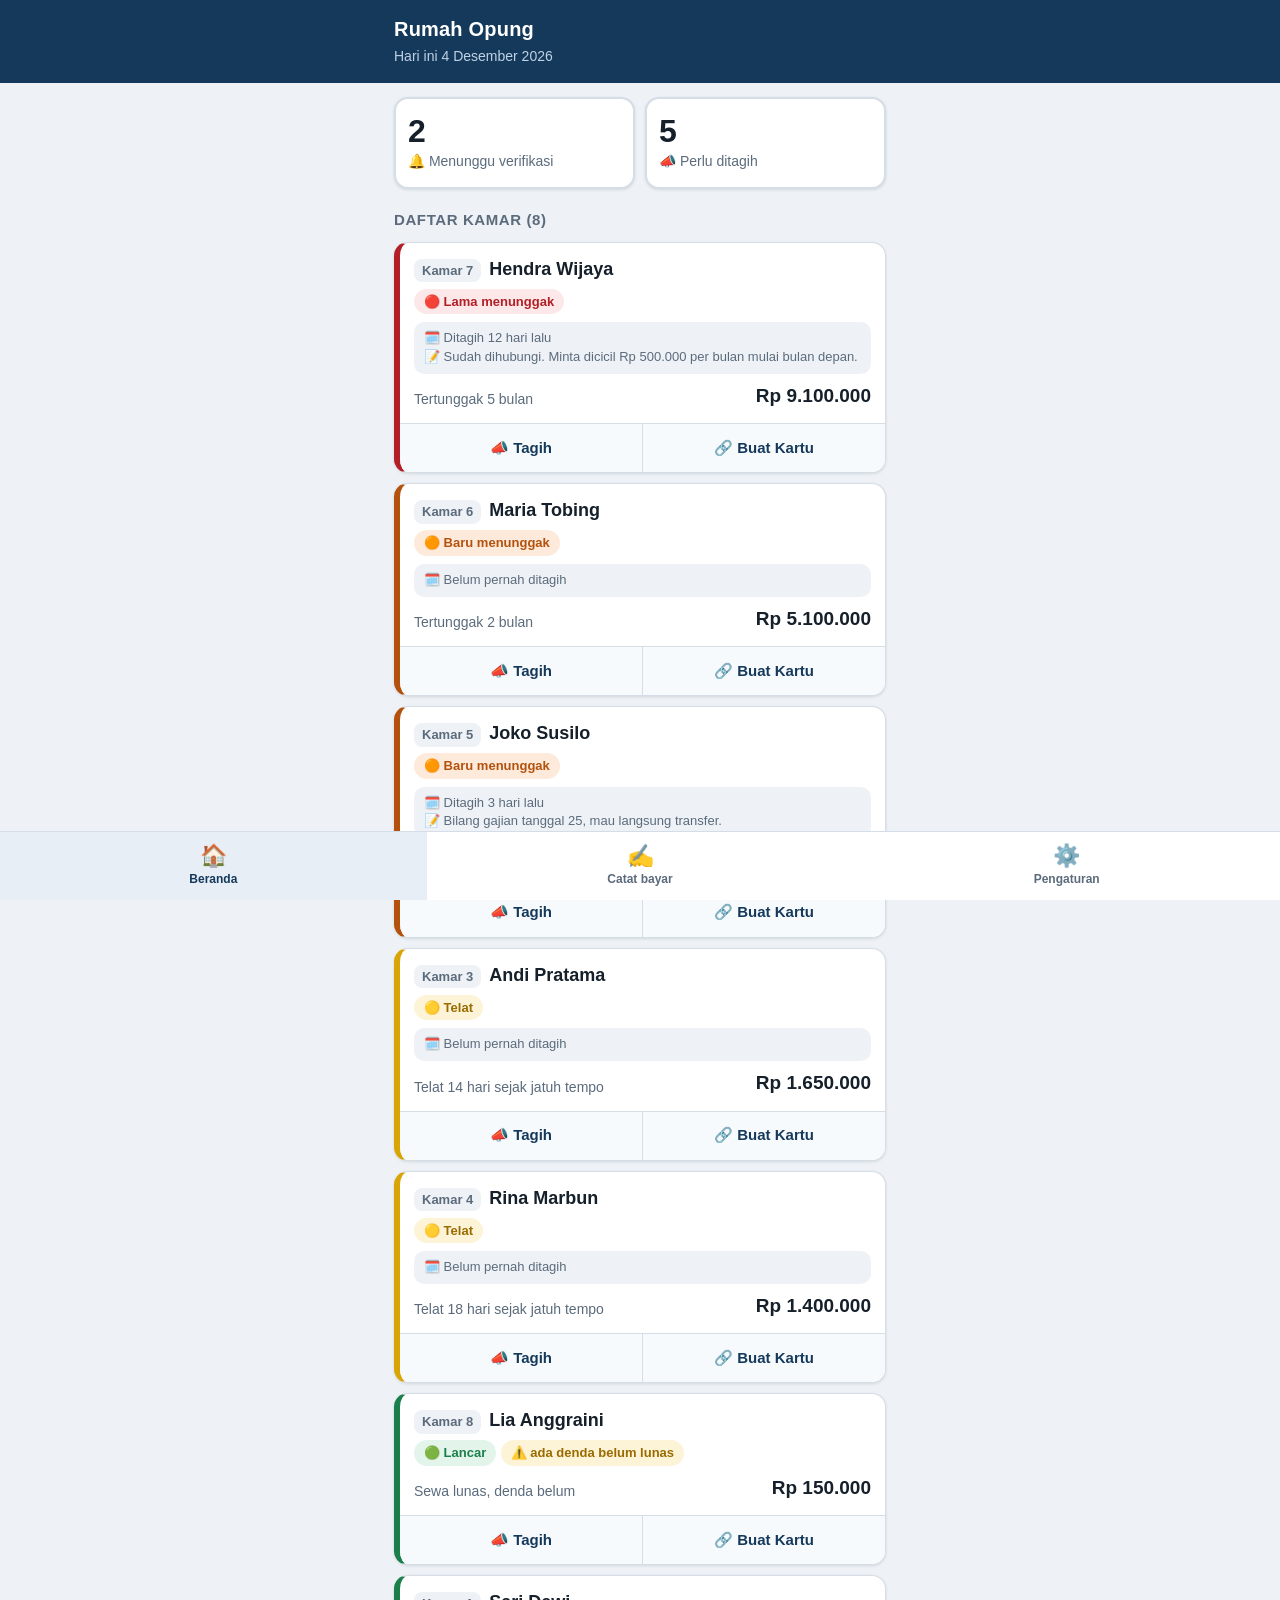
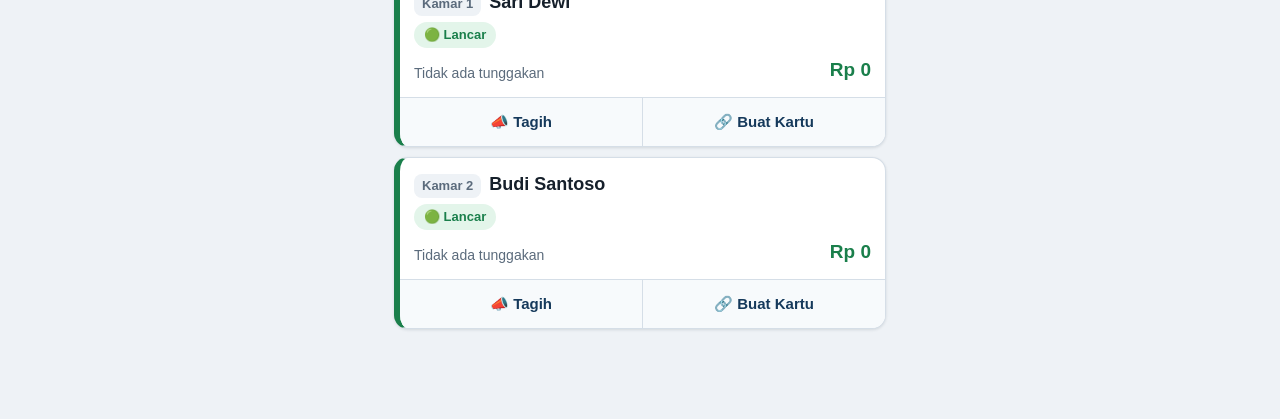
<file: index.html>
<!doctype html>
<html lang="id">
<head>
<meta charset="utf-8">
<meta name="viewport" content="width=device-width, initial-scale=1, viewport-fit=cover">
<meta name="theme-color" content="#15395b">
<title>Rumah Opung — Papan Kendali</title>
<link rel="icon" href="data:image/svg+xml,<svg xmlns='http://www.w3.org/2000/svg' viewBox='0 0 100 100'><text y='.9em' font-size='88'>🏠</text></svg>">
<link rel="stylesheet" href="style.css">
</head>
<body>

<header class="atas">
  <div class="bungkus">
    <h1 id="judulKos">Rumah Opung</h1>
    <p class="atas-tgl" id="tanggalHariIni"></p>
  </div>
</header>

<main class="bungkus" id="isi">

  <section class="tab-isi" id="tab-beranda">
    <div id="panelHariIni"></div>
    <div id="daftarKamar"></div>
  </section>

  <section class="tab-isi" id="tab-catat" hidden></section>

  <section class="tab-isi" id="tab-atur" hidden></section>

</main>

<nav class="bawah" id="navBawah" aria-label="Menu utama">
  <button type="button" class="nav-tombol aktif" data-tab="beranda">
    <span class="nav-ikon" aria-hidden="true">🏠</span>Beranda
  </button>
  <button type="button" class="nav-tombol" data-tab="catat">
    <span class="nav-ikon" aria-hidden="true">✍️</span>Catat bayar
  </button>
  <button type="button" class="nav-tombol" data-tab="atur">
    <span class="nav-ikon" aria-hidden="true">⚙️</span>Pengaturan
  </button>
</nav>

<div class="lapis" id="lapis" hidden>
  <div class="lapis-kotak" role="dialog" aria-modal="true" aria-labelledby="lapisJudul">
    <div class="lapis-atas">
      <h2 id="lapisJudul">Judul</h2>
      <button type="button" class="tutup" id="lapisTutup" aria-label="Tutup">✕</button>
    </div>
    <div class="lapis-isi" id="lapisIsi"></div>
  </div>
</div>

<div class="toast" id="toast" hidden role="status" aria-live="polite"></div>

<script src="app.js"></script>
<script>RO.mulaiPapanKendali();</script>
</body>
</html>
</file>
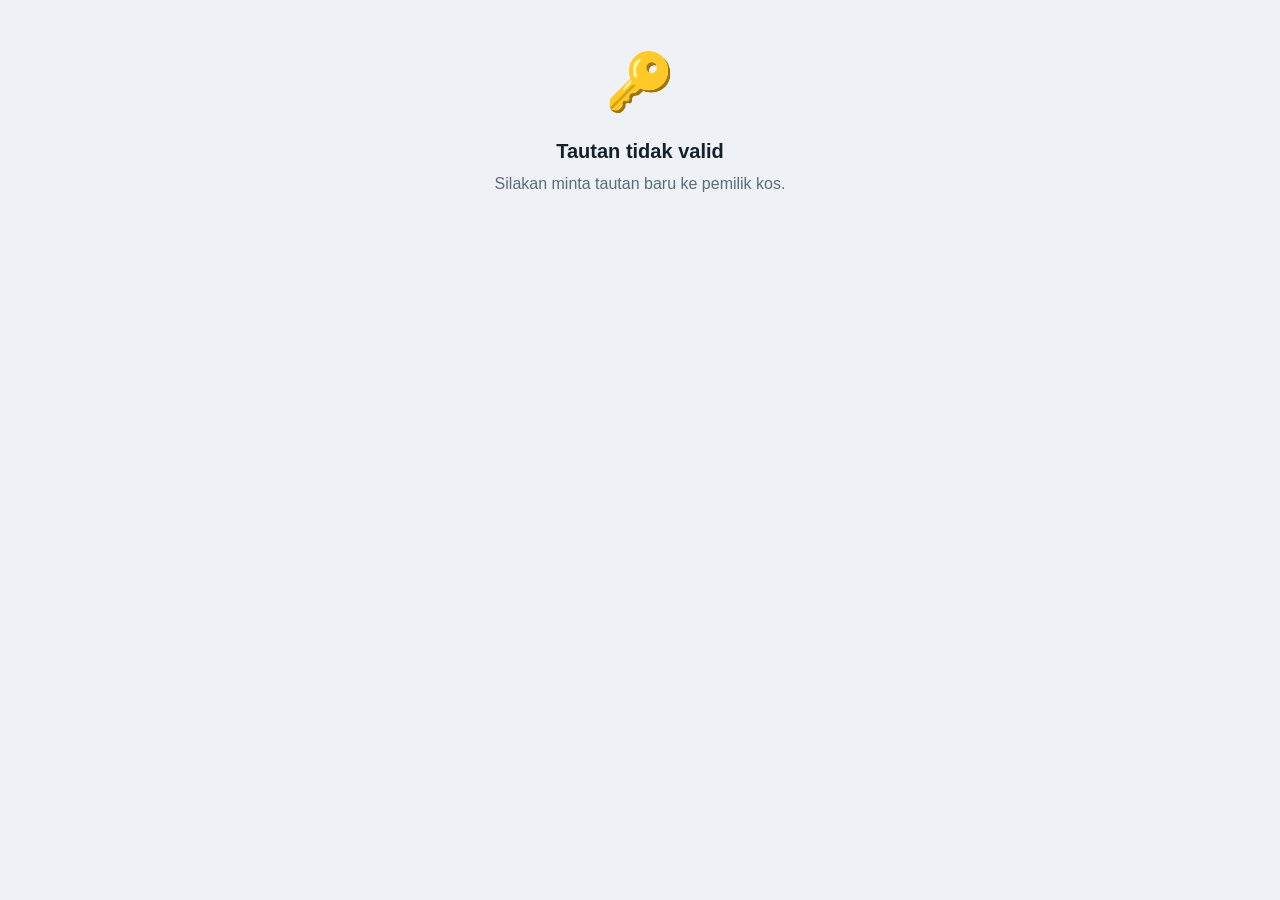
<file: kartu.html>
<!doctype html>
<html lang="id">
<head>
<meta charset="utf-8">
<meta name="viewport" content="width=device-width, initial-scale=1, viewport-fit=cover">
<meta name="theme-color" content="#15395b">
<meta name="robots" content="noindex, nofollow">
<title>Kartu Kamar</title>
<link rel="icon" href="data:image/svg+xml,<svg xmlns='http://www.w3.org/2000/svg' viewBox='0 0 100 100'><text y='.9em' font-size='88'>🔑</text></svg>">
<link rel="stylesheet" href="style.css">
</head>
<body class="tanpa-nav">

<div id="halaman"></div>

<!--
  Halaman ini hanya membaca data dari bagian setelah tanda # pada alamat.
  Isi setelah # tidak pernah dikirim ke server. Halaman ini tidak menyimpan,
  mengirim, atau mengubah apa pun. Tidak ada data penghuni lain di sini.
-->
<script>
(function () {
  'use strict';

  var NAMA_BULAN = ['Januari', 'Februari', 'Maret', 'April', 'Mei', 'Juni',
    'Juli', 'Agustus', 'September', 'Oktober', 'November', 'Desember'];
  var NAMA_BULAN_PENDEK = ['Jan', 'Feb', 'Mar', 'Apr', 'Mei', 'Jun',
    'Jul', 'Agu', 'Sep', 'Okt', 'Nov', 'Des'];

  var INFO_STATUS = {
    lancar: { ikon: '🟢', label: 'Lancar' },
    telat:  { ikon: '🟡', label: 'Telat' },
    baru:   { ikon: '🟠', label: 'Baru menunggak' },
    lama:   { ikon: '🔴', label: 'Lama menunggak' }
  };

  function esc(s) {
    return String(s === undefined || s === null ? '' : s)
      .replace(/&/g, '&amp;').replace(/</g, '&lt;').replace(/>/g, '&gt;')
      .replace(/"/g, '&quot;').replace(/'/g, '&#39;');
  }

  function rupiah(n) {
    var neg = n < 0;
    var s = String(Math.abs(Math.round(Number(n) || 0)));
    var out = '', c = 0;
    for (var i = s.length - 1; i >= 0; i--) {
      out = s.charAt(i) + out;
      c++;
      if (c % 3 === 0 && i > 0) out = '.' + out;
    }
    return (neg ? '-' : '') + 'Rp ' + out;
  }

  function parseTgl(s) {
    var b = String(s).split('-');
    return new Date(Number(b[0]), Number(b[1]) - 1, Number(b[2]));
  }

  function labelTgl(d) {
    return d.getDate() + ' ' + NAMA_BULAN_PENDEK[d.getMonth()] + ' ' + d.getFullYear();
  }

  function labelTglPanjang(d) {
    return d.getDate() + ' ' + NAMA_BULAN[d.getMonth()] + ' ' + d.getFullYear();
  }

  function labelBulan(kode) {
    var b = String(kode).split('-');
    return NAMA_BULAN[Number(b[1]) - 1] + ' ' + b[0];
  }

  /* Jatuh tempo: tanggal ulang bulan, mundur ke hari terakhir bulan pendek. */
  function jatuhTempo(kodeBulan, tglUlang) {
    var b = String(kodeBulan).split('-');
    var y = Number(b[0]), m = Number(b[1]) - 1;
    var maks = new Date(y, m + 1, 0).getDate();
    return new Date(y, m, Math.min(Math.max(1, tglUlang), maks));
  }

  function tambahHari(d, n) {
    return new Date(d.getFullYear(), d.getMonth(), d.getDate() + n);
  }

  function dariB64Url(kode) {
    var b64 = String(kode).replace(/-/g, '+').replace(/_/g, '/');
    while (b64.length % 4 !== 0) b64 += '=';
    return decodeURIComponent(escape(atob(b64)));
  }

  function tampilkanPesanRamah() {
    document.getElementById('halaman').innerHTML =
      '<div class="bungkus"><div class="pesan-ramah">' +
      '<div class="ikon-besar">🔑</div>' +
      '<h2>Tautan tidak valid</h2>' +
      '<p>Silakan minta tautan baru ke pemilik kos.</p>' +
      '</div></div>';
    document.title = 'Kartu Kamar';
  }

  function ambilKode() {
    var h = String(window.location.hash || '');
    if (h.charAt(0) === '#') h = h.slice(1);
    if (h.indexOf('d=') !== 0) return '';
    return h.slice(2);
  }

  function sah(s) {
    return s && typeof s === 'object' &&
      typeof s.n === 'string' && s.n.length > 0 &&
      typeof s.t === 'string' && /^\d{4}-\d{2}-\d{2}$/.test(s.t) &&
      INFO_STATUS[s.st] && Array.isArray(s.r);
  }

  function gambar(s) {
    var info = INFO_STATUS[s.st];
    var tglPotret = parseTgl(s.t);
    var tenggat = Number(s.g) || 10;

    document.title = 'Kartu Kamar ' + s.k + ' — ' + s.n;

    var html = '';

    /* ---- Kepala ---- */
    html += '<header class="kartu-atas"><div class="bungkus">' +
      '<p class="nama-besar">' + esc(s.n) + '</p>' +
      '<p class="kamar-kecil">Kamar ' + esc(s.k) + ' · ' + esc(s.o || 'Rumah Opung') + '</p>' +
      '<div><span class="status-besar sb-' + esc(s.st) + '">' + info.ikon + ' ' + info.label + '</span></div>' +
      '</div></header>';

    html += '<main class="bungkus">';

    /* ---- Catatan wajib: kartu adalah potret ---- */
    html += '<div class="catatan-potret">Data per ' + esc(labelTglPanjang(tglPotret)) +
      '. Untuk data terbaru, minta tautan baru ke pemilik.</div>';

    /* ---- Total tagihan ---- */
    html += '<div class="kartu"><div class="kartu-isi">' +
      '<div class="sunyi">Total yang perlu dibayar</div>' +
      '<div class="total-besar">' + rupiah(s.tt) + '</div>';

    if (s.st === 'lancar' && s.fd) {
      html += '<p class="petunjuk">⚠️ Pokok sewa sudah lunas, tetapi masih ada denda keterlambatan yang belum dibayar.</p>';
    } else if (s.st === 'lancar' && Number(s.tt) === 0) {
      html += '<p class="petunjuk">Terima kasih, pembayaran tercatat lancar.</p>';
    }

    html += '<div class="ringkas">' +
      '<div class="ringkas-baris"><span>Sisa pokok sewa</span><span class="tebal">' + rupiah(s.sp) + '</span></div>' +
      '<div class="ringkas-baris"><span>Denda keterlambatan</span><span class="tebal">' + rupiah(s.sd) + '</span></div>';
    if (Number(s.sl) > 0) {
      html += '<div class="ringkas-baris"><span>Saldo lebih</span><span class="tebal">−' + rupiah(s.sl) + '</span></div>';
    }
    html += '<div class="ringkas-baris total"><span>Total</span><span>' + rupiah(s.tt) + '</span></div>' +
      '</div></div></div>';

    /* ---- Keterangan bulanan ---- */
    html += '<div class="kartu"><div class="kartu-isi">' +
      '<div class="ringkas">' +
      '<div class="ringkas-baris"><span>Tanggal jatuh tempo</span><span class="tebal">tiap tanggal ' + esc(s.u) + '</span></div>' +
      '<div class="ringkas-baris"><span>Batas bayar</span><span class="tebal">' + tenggat + ' hari setelahnya</span></div>' +
      '<div class="ringkas-baris"><span>Bulan tertunggak</span><span class="tebal">' + esc(s.m) + ' bulan</span></div>' +
      '</div>' +
      '<p class="petunjuk">Kalau tanggal jatuh tempo melebihi jumlah hari pada bulan itu, jatuh temponya mundur ke hari terakhir bulan tersebut.</p>' +
      '</div></div>';

    /* ---- Posisi awal (F8), bila ada ---- */
    if (s.aw && Number(s.aw[1]) > 0) {
      html += '<div class="riwayat-baris awal">' +
        '<div class="riwayat-kepala"><span>Posisi awal</span></div>' +
        '<div class="riwayat-info">Tertunggak ' + esc(s.aw[0]) + ' bulan' +
        (s.aw[2] ? ' sejak ' + esc(labelBulan(s.aw[2])) : '') +
        ' · sisa <b>' + rupiah(s.aw[1]) + '</b>.</div>' +
        '</div>';
    }

    /* ---- Riwayat 12 bulan (bisa dibuka-tutup) ---- */
    var baris = '';
    for (var i = s.r.length - 1; i >= 0; i--) {
      var q = s.r[i];
      var bulan = q[0], pokok = Number(q[1]), sisaPokok = Number(q[2]),
        sisaDenda = Number(q[3]), dibayar = Number(q[4]), dibebaskan = Number(q[5]) === 1;
      var jt = jatuhTempo(bulan, Number(s.u));
      var bb = tambahHari(jt, tenggat);
      var belumJT = sisaPokok < 0;

      var tag, tagKelas, kelas;
      if (belumJT) { tag = 'belum jatuh tempo'; tagKelas = 'tag-jalan'; kelas = ''; }
      else if (sisaPokok === 0 && sisaDenda === 0) { tag = 'lunas'; tagKelas = 'tag-lunas'; kelas = ' lunas'; }
      else if (sisaPokok === 0) { tag = 'pokok lunas'; tagKelas = 'tag-lunas'; kelas = ' lunas'; }
      else { tag = 'belum lunas'; tagKelas = 'tag-belum'; kelas = ' belum'; }

      baris += '<div class="riwayat-baris' + kelas + '">' +
        '<div class="riwayat-kepala"><span>' + esc(labelBulan(bulan)) + '</span>' +
        '<span class="riwayat-tag ' + tagKelas + '">' + tag + '</span></div>' +
        '<div class="riwayat-info">Jatuh tempo <b>' + esc(labelTgl(jt)) +
        '</b> · Batas bayar <b>' + esc(labelTgl(bb)) + '</b></div>' +
        '<div class="riwayat-info">Sewa <b>' + rupiah(pokok) + '</b> · Dibayar <b>' + rupiah(dibayar) +
        '</b> · Sisa <b>' + (belumJT ? '—' : rupiah(sisaPokok)) + '</b></div>' +
        (sisaDenda > 0 ? '<div class="riwayat-info">Denda belum dibayar <b>' + rupiah(sisaDenda) + '</b></div>' : '') +
        (dibebaskan ? '<div class="riwayat-info">Denda bulan ini <b>dibebaskan pemilik</b>.</div>' : '') +
        '</div>';
    }

    html += '<details class="lipat"><summary>Riwayat ' + s.r.length + ' bulan terakhir</summary>' +
      '<div>' + (baris || '<p class="sunyi">Belum ada riwayat.</p>') + '</div></details>';

    /* ---- Penutup ---- */
    html += '<p class="petunjuk" style="margin:18px 0 24px">Kartu ini hanya untuk dilihat. ' +
      'Kalau sudah membayar, kirim bukti transfernya lewat WhatsApp ke pemilik seperti biasa ya. ' +
      'Kalau ada angka yang dirasa keliru, sampaikan juga lewat WhatsApp.</p>';

    html += '</main>';

    document.getElementById('halaman').innerHTML = html;
  }

  function jalan() {
    var kode = ambilKode();
    if (!kode) { tampilkanPesanRamah(); return; }
    var s;
    try {
      s = JSON.parse(dariB64Url(kode));
    } catch (e) {
      tampilkanPesanRamah();
      return;
    }
    if (!sah(s)) { tampilkanPesanRamah(); return; }
    try {
      gambar(s);
    } catch (e) {
      tampilkanPesanRamah();
    }
  }

  jalan();
  window.addEventListener('hashchange', jalan);
})();
</script>
</body>
</html>
</file>
<file: style.css>
/* ============================================================
   Rumah Opung — gaya tampilan
   Mobile-first. Sasaran utama layar HP ±380px.
   Teks minimal 16px, tombol minimal 48px, kontras tinggi.
   ============================================================ */

:root {
  --tinta: #16202b;
  --tinta-lembut: #5b6b7c;
  --latar: #eef2f6;
  --kertas: #ffffff;
  --garis: #d5dee7;
  --biru: #15395b;
  --biru-terang: #e7eef6;

  --hijau: #1a7f4b;
  --hijau-latar: #e3f5ea;
  --kuning: #9a6b00;
  --kuning-latar: #fdf3d6;
  --oranye: #b3510d;
  --oranye-latar: #fdeada;
  --merah: #b21f26;
  --merah-latar: #fce8e8;

  --bayang: 0 1px 3px rgba(20, 35, 50, .12);
  --lengkung: 14px;
  --nav-tinggi: 68px;
}

* { box-sizing: border-box; }

/* Wajib: beberapa blok di bawah memakai display:flex, yang akan
   membatalkan atribut hidden dan menyisakan lapisan tak terlihat
   yang menghalangi seluruh sentuhan. Aturan ini menutup celah itu. */
[hidden] { display: none !important; }

html, body {
  margin: 0;
  padding: 0;
  max-width: 100%;
  overflow-x: hidden;
}

body {
  background: var(--latar);
  color: var(--tinta);
  font-family: -apple-system, BlinkMacSystemFont, "Segoe UI", Roboto, "Helvetica Neue", Arial, sans-serif;
  font-size: 16px;
  line-height: 1.5;
  -webkit-text-size-adjust: 100%;
  padding-bottom: calc(var(--nav-tinggi) + env(safe-area-inset-bottom, 0px) + 12px);
}

body.tanpa-nav { padding-bottom: 24px; }

.bungkus {
  width: 100%;
  max-width: 520px;
  margin: 0 auto;
  padding: 0 14px;
}

/* ---------------- Kepala halaman ---------------- */

.atas {
  background: var(--biru);
  color: #fff;
  padding: 14px 0 16px;
  position: sticky;
  top: 0;
  z-index: 20;
}

.atas h1 {
  margin: 0;
  font-size: 20px;
  letter-spacing: .2px;
}

.atas-tgl {
  margin: 2px 0 0;
  font-size: 14px;
  color: #bed2e6;
}

/* ---------------- Blok umum ---------------- */

.kartu {
  background: var(--kertas);
  border: 1px solid var(--garis);
  border-radius: var(--lengkung);
  box-shadow: var(--bayang);
  margin: 12px 0;
  overflow: hidden;
}

.kartu-isi { padding: 14px; }

h2.judul-bagian {
  font-size: 15px;
  text-transform: uppercase;
  letter-spacing: .6px;
  color: var(--tinta-lembut);
  margin: 20px 0 8px;
}

.sunyi { color: var(--tinta-lembut); font-size: 14px; }
.kecil { font-size: 14px; }
.tebal { font-weight: 700; }
.rata-kanan { text-align: right; }
.jarak-atas { margin-top: 14px; }

hr.pemisah { border: 0; border-top: 1px solid var(--garis); margin: 14px 0; }

/* ---------------- Panel hari ini ---------------- */

.panel { display: flex; gap: 10px; margin-top: 14px; }

.panel-ubin {
  flex: 1 1 0;
  min-width: 0;
  background: var(--kertas);
  border: 2px solid var(--garis);
  border-radius: var(--lengkung);
  box-shadow: var(--bayang);
  padding: 14px 12px;
  text-align: left;
  font: inherit;
  color: inherit;
  cursor: pointer;
  min-height: 92px;
}

.panel-ubin[aria-pressed="true"] {
  border-color: var(--biru);
  background: var(--biru-terang);
}

.panel-angka { display: block; font-size: 32px; font-weight: 800; line-height: 1.1; }
.panel-label { display: block; font-size: 14px; color: var(--tinta-lembut); margin-top: 2px; }

.panel-kosong {
  margin-top: 14px;
  background: var(--hijau-latar);
  border: 1px solid #b8e2c9;
  color: var(--hijau);
  border-radius: var(--lengkung);
  padding: 16px 14px;
  font-weight: 700;
  text-align: center;
}

/* ---------------- Baris kamar ---------------- */

.baris-kamar {
  background: var(--kertas);
  border: 1px solid var(--garis);
  border-left: 6px solid var(--garis);
  border-radius: var(--lengkung);
  box-shadow: var(--bayang);
  margin: 10px 0;
  overflow: hidden;
}

.baris-kamar.s-lancar { border-left-color: var(--hijau); }
.baris-kamar.s-telat  { border-left-color: #d9a406; }
.baris-kamar.s-baru   { border-left-color: var(--oranye); }
.baris-kamar.s-lama   { border-left-color: var(--merah); }

.baris-utama {
  display: block;
  width: 100%;
  text-align: left;
  background: none;
  border: 0;
  font: inherit;
  color: inherit;
  padding: 13px 14px;
  cursor: pointer;
}

.baris-judul {
  display: flex;
  align-items: baseline;
  gap: 8px;
  flex-wrap: wrap;
}

.baris-kamar-no {
  font-size: 13px;
  font-weight: 700;
  color: var(--tinta-lembut);
  background: var(--latar);
  border-radius: 8px;
  padding: 2px 8px;
  white-space: nowrap;
}

.baris-nama { font-size: 18px; font-weight: 700; }

.lencana {
  display: inline-block;
  font-size: 13px;
  font-weight: 700;
  border-radius: 999px;
  padding: 3px 10px;
  white-space: nowrap;
  margin-top: 6px;
}

.l-lancar { background: var(--hijau-latar); color: var(--hijau); }
.l-telat  { background: var(--kuning-latar); color: var(--kuning); }
.l-baru   { background: var(--oranye-latar); color: var(--oranye); }
.l-lama   { background: var(--merah-latar); color: var(--merah); }

.baris-kontak {
  margin-top: 8px;
  padding: 7px 10px;
  background: var(--latar);
  border-radius: 10px;
  font-size: 13px;
  line-height: 1.45;
  color: var(--tinta-lembut);
  overflow-wrap: anywhere;
}

.baris-rincian {
  display: flex;
  justify-content: space-between;
  align-items: flex-end;
  gap: 10px;
  margin-top: 8px;
}

.baris-tunggak { font-size: 14px; color: var(--tinta-lembut); }
.baris-total { font-size: 19px; font-weight: 800; white-space: nowrap; }
.baris-total.nol { color: var(--hijau); }

.baris-aksi {
  display: flex;
  border-top: 1px solid var(--garis);
}

.baris-aksi button {
  flex: 1 1 0;
  min-height: 48px;
  background: #f7fafc;
  border: 0;
  border-left: 1px solid var(--garis);
  font: inherit;
  font-size: 15px;
  font-weight: 600;
  color: var(--biru);
  cursor: pointer;
  padding: 10px 6px;
}

.baris-aksi button:first-child { border-left: 0; }
.baris-aksi button:active { background: var(--biru-terang); }

/* ---------------- Antrean verifikasi ---------------- */

.antre {
  display: block;
  width: 100%;
  text-align: left;
  background: var(--kertas);
  border: 1px solid var(--garis);
  border-left: 6px solid #d9a406;
  border-radius: var(--lengkung);
  box-shadow: var(--bayang);
  margin: 10px 0;
  padding: 13px 14px;
  font: inherit;
  color: inherit;
  cursor: pointer;
}

.antre-jumlah { font-size: 20px; font-weight: 800; }

/* ---------------- Tombol ---------------- */

.tbl {
  display: block;
  width: 100%;
  min-height: 52px;
  border-radius: 12px;
  border: 2px solid var(--biru);
  background: var(--biru);
  color: #fff;
  font: inherit;
  font-size: 17px;
  font-weight: 700;
  cursor: pointer;
  padding: 12px 14px;
  margin-top: 10px;
  text-align: center;
  text-decoration: none;
  line-height: 1.3;
}

.tbl:active { opacity: .85; }
.tbl.garis { background: var(--kertas); color: var(--biru); }
.tbl.hijau { background: var(--hijau); border-color: var(--hijau); }
.tbl.merah { background: var(--kertas); border-color: var(--merah); color: var(--merah); }
.tbl.abu { background: var(--kertas); border-color: var(--garis); color: var(--tinta); }
.tbl.kecil-tbl { min-height: 44px; font-size: 15px; }

.tbl-baris { display: flex; gap: 10px; }
.tbl-baris .tbl { flex: 1 1 0; min-width: 0; }

/* ---------------- Isian ---------------- */

label.isian { display: block; margin-top: 14px; }

label.isian > span.nama-isian {
  display: block;
  font-size: 15px;
  font-weight: 600;
  margin-bottom: 6px;
}

input[type="text"], input[type="date"], input[type="month"], input[type="number"],
input[type="tel"], input[type="password"], input[type="file"], select, textarea {
  width: 100%;
  min-height: 50px;
  font: inherit;
  font-size: 16px;
  color: var(--tinta);
  background: var(--kertas);
  border: 2px solid var(--garis);
  border-radius: 12px;
  padding: 11px 12px;
  -webkit-appearance: none;
  appearance: none;
}

select {
  background-image: linear-gradient(45deg, transparent 50%, var(--tinta-lembut) 50%), linear-gradient(135deg, var(--tinta-lembut) 50%, transparent 50%);
  background-position: calc(100% - 20px) 22px, calc(100% - 14px) 22px;
  background-size: 6px 6px, 6px 6px;
  background-repeat: no-repeat;
  padding-right: 38px;
}

textarea { min-height: 110px; resize: vertical; font-size: 14px; }

input:focus, select:focus, textarea:focus, button:focus-visible {
  outline: 3px solid #7aa9d8;
  outline-offset: 1px;
  border-color: var(--biru);
}

.petunjuk { font-size: 13px; color: var(--tinta-lembut); margin: 6px 0 0; }
.pratinjau-uang { font-size: 15px; font-weight: 700; color: var(--biru); margin: 6px 0 0; }

/* Seluruh baris ikut bisa disentuh, bukan hanya kotak centangnya */
.centang {
  display: flex;
  align-items: center;
  gap: 12px;
  margin-top: 14px;
  min-height: 52px;
  padding: 8px 12px;
  border: 2px solid var(--garis);
  border-radius: 12px;
  background: var(--kertas);
  cursor: pointer;
}

.centang input { width: 26px; height: 26px; min-height: 26px; flex: 0 0 auto; }

/* ---------------- Riwayat ---------------- */

.riwayat-baris {
  border: 1px solid var(--garis);
  border-radius: 12px;
  padding: 11px 12px;
  margin-top: 10px;
  background: var(--kertas);
}

.riwayat-baris.awal { background: #f4f7fa; border-style: dashed; }
.riwayat-baris.lunas { border-color: #bfe3cd; }
.riwayat-baris.belum { border-color: #f0c9c9; }

.riwayat-kepala {
  display: flex;
  justify-content: space-between;
  gap: 8px;
  align-items: baseline;
  font-weight: 700;
}

.riwayat-tag { font-size: 12px; font-weight: 700; border-radius: 999px; padding: 2px 8px; white-space: nowrap; }
.tag-lunas { background: var(--hijau-latar); color: var(--hijau); }
.tag-belum { background: var(--merah-latar); color: var(--merah); }
.tag-jalan { background: var(--biru-terang); color: var(--biru); }

.riwayat-info { font-size: 14px; color: var(--tinta-lembut); margin-top: 4px; }
.riwayat-info b { color: var(--tinta); }

.riwayat-denda {
  display: flex;
  justify-content: space-between;
  align-items: center;
  gap: 8px;
  margin-top: 8px;
  padding-top: 8px;
  border-top: 1px dashed var(--garis);
  font-size: 14px;
}

.riwayat-denda button {
  min-height: 44px;
  border-radius: 10px;
  border: 2px solid var(--garis);
  background: var(--kertas);
  font: inherit;
  font-size: 14px;
  font-weight: 600;
  padding: 6px 12px;
  cursor: pointer;
  white-space: nowrap;
  color: var(--biru);
}

.dibebaskan { text-decoration: line-through; color: var(--tinta-lembut); }

/* ---------------- Ringkasan tagihan ---------------- */

.ringkas { margin-top: 12px; }

.ringkas-baris {
  display: flex;
  justify-content: space-between;
  gap: 10px;
  padding: 7px 0;
  border-bottom: 1px solid var(--garis);
  font-size: 15px;
}

.ringkas-baris:last-child { border-bottom: 0; }

.ringkas-baris.total {
  font-size: 19px;
  font-weight: 800;
  border-top: 2px solid var(--tinta);
  border-bottom: 0;
  margin-top: 4px;
  padding-top: 10px;
}

/* ---------------- Navigasi bawah ---------------- */

.bawah {
  position: fixed;
  left: 0;
  right: 0;
  bottom: 0;
  z-index: 30;
  display: flex;
  background: var(--kertas);
  border-top: 1px solid var(--garis);
  padding-bottom: env(safe-area-inset-bottom, 0px);
}

.nav-tombol {
  flex: 1 1 0;
  min-width: 0;
  min-height: var(--nav-tinggi);
  border: 0;
  background: none;
  font: inherit;
  font-size: 12px;
  font-weight: 600;
  color: var(--tinta-lembut);
  cursor: pointer;
  padding: 8px 4px;
  display: flex;
  flex-direction: column;
  align-items: center;
  justify-content: center;
  gap: 3px;
}

.nav-ikon { font-size: 22px; line-height: 1; }
.nav-tombol.aktif { color: var(--biru); background: var(--biru-terang); }

/* ---------------- Lapisan (dialog) ---------------- */

.lapis {
  position: fixed;
  inset: 0;
  z-index: 60;
  background: rgba(16, 28, 40, .55);
  display: flex;
  align-items: flex-end;
  justify-content: center;
}

.lapis-kotak {
  background: var(--latar);
  width: 100%;
  max-width: 520px;
  max-height: 92vh;
  border-radius: 18px 18px 0 0;
  display: flex;
  flex-direction: column;
  overflow: hidden;
}

.lapis-atas {
  display: flex;
  align-items: center;
  gap: 10px;
  padding: 12px 14px;
  background: var(--biru);
  color: #fff;
  flex: 0 0 auto;
}

.lapis-atas h2 { margin: 0; font-size: 17px; flex: 1 1 auto; min-width: 0; }

.tutup {
  flex: 0 0 auto;
  width: 44px;
  height: 44px;
  border-radius: 50%;
  border: 0;
  background: rgba(255, 255, 255, .16);
  color: #fff;
  font-size: 18px;
  cursor: pointer;
}

.lapis-isi {
  padding: 4px 14px calc(20px + env(safe-area-inset-bottom, 0px));
  overflow-y: auto;
  -webkit-overflow-scrolling: touch;
}

/* ---------------- Toast ---------------- */

.toast {
  position: fixed;
  left: 50%;
  transform: translateX(-50%);
  bottom: calc(var(--nav-tinggi) + env(safe-area-inset-bottom, 0px) + 14px);
  z-index: 90;
  background: var(--tinta);
  color: #fff;
  border-radius: 12px;
  padding: 12px 18px;
  font-size: 15px;
  font-weight: 600;
  max-width: 92vw;
  text-align: center;
  box-shadow: 0 6px 20px rgba(0, 0, 0, .3);
}

/* ---------------- Halaman Kartu Kamar ---------------- */

.kartu-atas {
  background: var(--biru);
  color: #fff;
  padding: 20px 0 24px;
}

.kartu-atas .nama-besar { font-size: 24px; font-weight: 800; margin: 0; }
.kartu-atas .kamar-kecil { margin: 2px 0 0; color: #bed2e6; font-size: 15px; }

.status-besar {
  display: inline-block;
  margin-top: 12px;
  border-radius: 999px;
  padding: 7px 16px;
  font-size: 16px;
  font-weight: 800;
  background: #fff;
}

.sb-lancar { color: var(--hijau); }
.sb-telat  { color: var(--kuning); }
.sb-baru   { color: var(--oranye); }
.sb-lama   { color: var(--merah); }

.total-besar { font-size: 34px; font-weight: 800; line-height: 1.15; }

.catatan-potret {
  background: var(--kuning-latar);
  border: 1px solid #e8d18c;
  color: #6d4c00;
  border-radius: 12px;
  padding: 12px 14px;
  font-size: 14px;
  margin: 14px 0;
}

details.lipat {
  background: var(--kertas);
  border: 1px solid var(--garis);
  border-radius: var(--lengkung);
  box-shadow: var(--bayang);
  margin: 12px 0;
  overflow: hidden;
}

details.lipat > summary {
  padding: 15px 14px;
  font-size: 16px;
  font-weight: 700;
  cursor: pointer;
  list-style: none;
  min-height: 52px;
  display: flex;
  align-items: center;
  justify-content: space-between;
  gap: 8px;
}

details.lipat > summary::-webkit-details-marker { display: none; }
details.lipat > summary::after { content: '▾'; color: var(--tinta-lembut); font-size: 18px; }
details.lipat[open] > summary::after { content: '▴'; }
details.lipat > div { padding: 0 14px 14px; }

.pesan-ramah {
  text-align: center;
  padding: 40px 20px;
}

.pesan-ramah .ikon-besar { font-size: 56px; }
.pesan-ramah h2 { font-size: 20px; margin: 12px 0 6px; }
.pesan-ramah p { color: var(--tinta-lembut); margin: 0; }

/* ---------------- Cetak & aksesibilitas ---------------- */

@media (prefers-reduced-motion: reduce) {
  * { transition: none !important; animation: none !important; }
}
</file>
